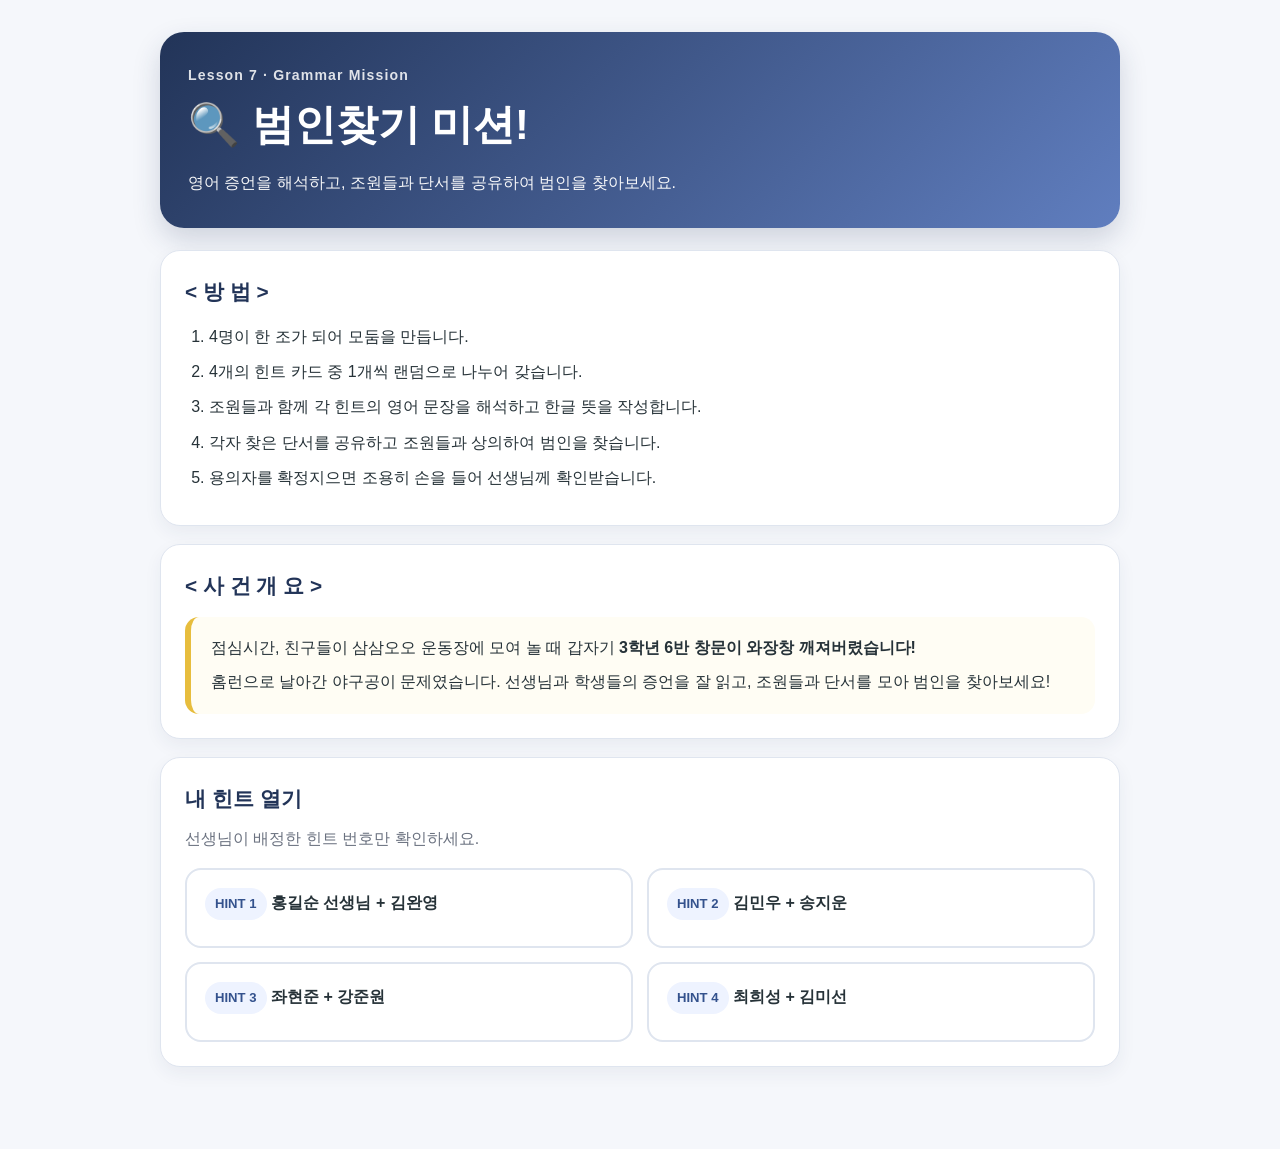
<file: index.html>
<!DOCTYPE html>
<html lang="ko">
<head>
  <meta charset="UTF-8" />
  <meta name="viewport" content="width=device-width, initial-scale=1.0" />
  <title>범인찾기 미션</title>
  <link rel="stylesheet" href="style.css" />
</head>
<body>
  <main class="container">

    <section class="hero">
      <p class="eyebrow">Lesson 7 · Grammar Mission</p>
      <h1>🔍 범인찾기 미션!</h1>
      <p class="hero-text">
        영어 증언을 해석하고, 조원들과 단서를 공유하여 범인을 찾아보세요.
      </p>
    </section>

    <section class="card">
      <h2>&lt; 방 법 &gt;</h2>
      <ol class="steps">
        <li>4명이 한 조가 되어 모둠을 만듭니다.</li>
        <li>4개의 힌트 카드 중 1개씩 랜덤으로 나누어 갖습니다.</li>
        <li>조원들과 함께 각 힌트의 영어 문장을 해석하고 한글 뜻을 작성합니다.</li>
        <li>각자 찾은 단서를 공유하고 조원들과 상의하여 범인을 찾습니다.</li>
        <li>용의자를 확정지으면 조용히 손을 들어 선생님께 확인받습니다.</li>
      </ol>
    </section>

    <section class="card">
      <h2>&lt; 사 건 개 요 &gt;</h2>
      <div class="case-box">
        <p>
          점심시간, 친구들이 삼삼오오 운동장에 모여 놀 때 갑자기
          <strong>3학년 6반 창문이 와장창 깨져버렸습니다!</strong>
        </p>
        <p>
          홈런으로 날아간 야구공이 문제였습니다.
          선생님과 학생들의 증언을 잘 읽고, 조원들과 단서를 모아 범인을 찾아보세요!
        </p>
      </div>
    </section>

    <section class="card">
      <h2>내 힌트 열기</h2>
      <p class="subtext">선생님이 배정한 힌트 번호만 확인하세요.</p>

      <div class="hint-grid">
        <a class="hint-card" href="hint1.html">
          <span class="hint-number">HINT 1</span>
          <strong>홍길순 선생님 + 김완영</strong>
        </a>

        <a class="hint-card" href="hint2.html">
          <span class="hint-number">HINT 2</span>
          <strong>김민우 + 송지운</strong>
        </a>

        <a class="hint-card" href="hint3.html">
          <span class="hint-number">HINT 3</span>
          <strong>좌현준 + 강준원</strong>
        </a>

        <a class="hint-card" href="hint4.html">
          <span class="hint-number">HINT 4</span>
          <strong>최희성 + 김미선</strong>
        </a>
      </div>
    </section>

  </main>
</body>
</html>
</file>
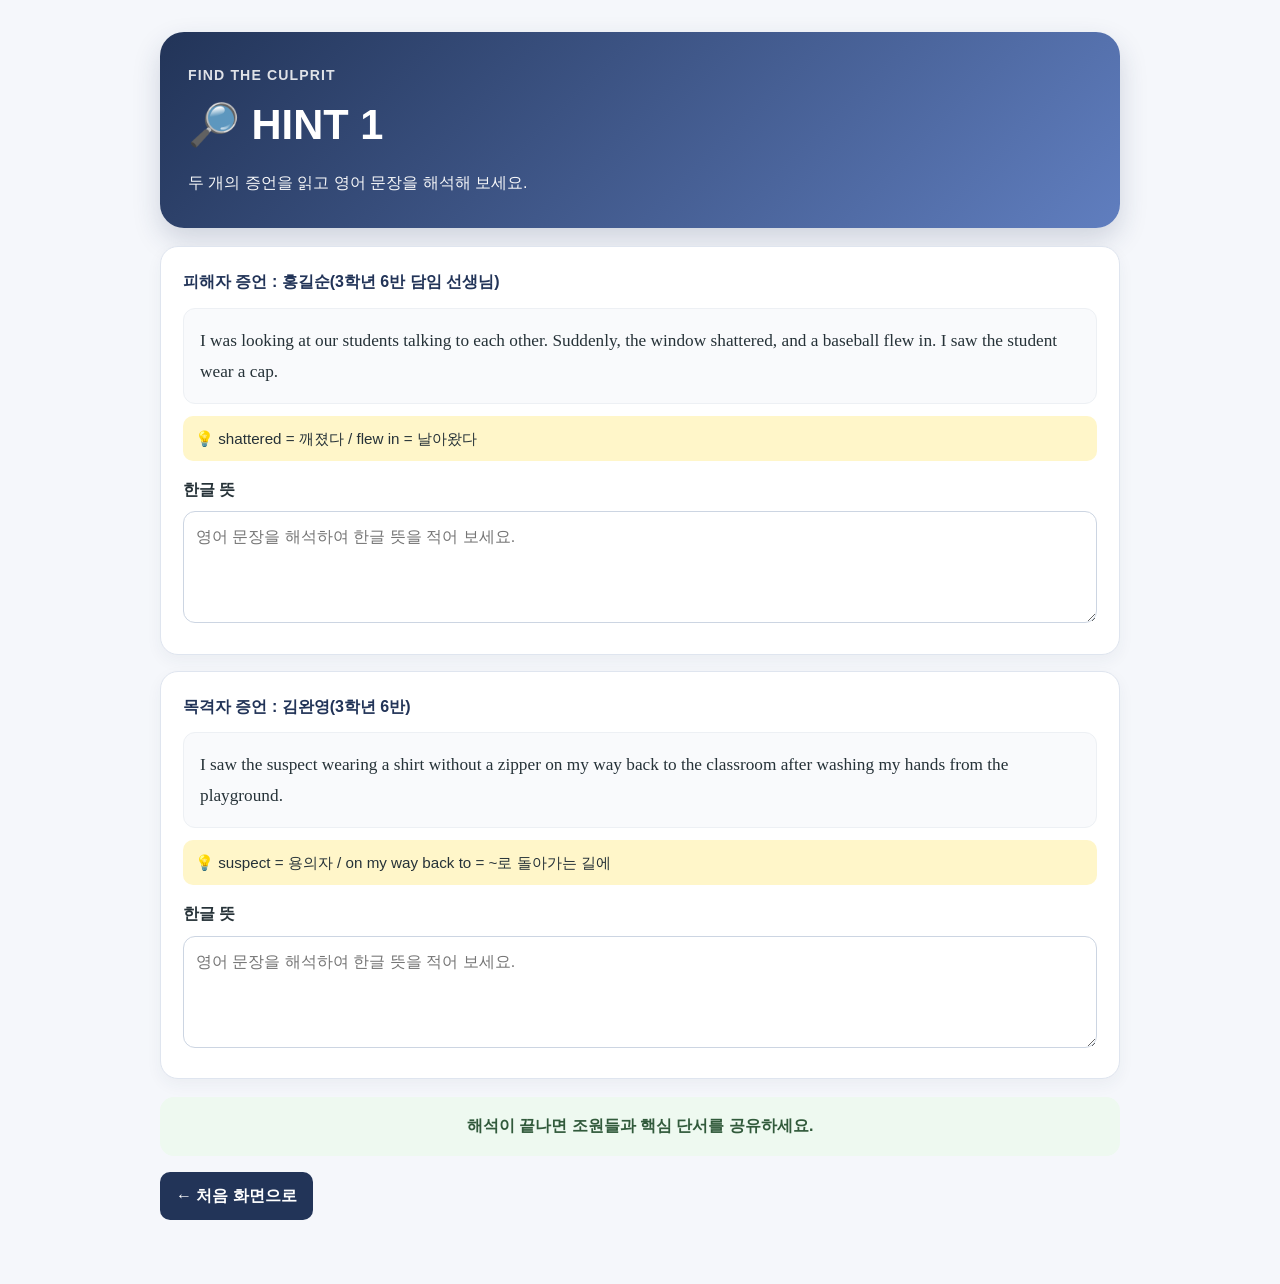
<file: hint1.html>
<!DOCTYPE html>
<html lang="ko">
<head>
  <meta charset="UTF-8" />
  <meta name="viewport" content="width=device-width, initial-scale=1.0" />
  <title>힌트 1 | 범인찾기 미션</title>
  <link rel="stylesheet" href="style.css" />
</head>
<body class="hint-page">
  <main class="container">

    <section class="hero">
      <p class="eyebrow">FIND THE CULPRIT</p>
      <h1>🔎 HINT 1</h1>
      <p class="hero-text">
        두 개의 증언을 읽고 영어 문장을 해석해 보세요.
      </p>
    </section>

    
    <section class="testimony">
      <div class="witness">피해자 증언 : 홍길순(3학년 6반 담임 선생님)</div>
      <div class="english">I was looking at our students talking to each other. Suddenly, the window shattered, and a baseball flew in. I saw the student wear a cap.</div>
      <div class="vocab">💡 shattered = 깨졌다 / flew in = 날아왔다</div>
      <label class="answer-label" for="answer1">한글 뜻</label>
      <textarea
        id="answer1"
        data-save="hint1-answer1"
        placeholder="영어 문장을 해석하여 한글 뜻을 적어 보세요."
      ></textarea>
    </section>

    <section class="testimony">
      <div class="witness">목격자 증언 : 김완영(3학년 6반)</div>
      <div class="english">I saw the suspect wearing a shirt without a zipper on my way back to the classroom after washing my hands from the playground.</div>
      <div class="vocab">💡 suspect = 용의자 / on my way back to = ~로 돌아가는 길에</div>
      <label class="answer-label" for="answer2">한글 뜻</label>
      <textarea
        id="answer2"
        data-save="hint1-answer2"
        placeholder="영어 문장을 해석하여 한글 뜻을 적어 보세요."
      ></textarea>
    </section>


    <div class="finish">
      해석이 끝나면 조원들과 핵심 단서를 공유하세요.
    </div>

    <a class="back-link" href="index.html">← 처음 화면으로</a>

  </main>

  <script src="script.js"></script>
</body>
</html>
</file>
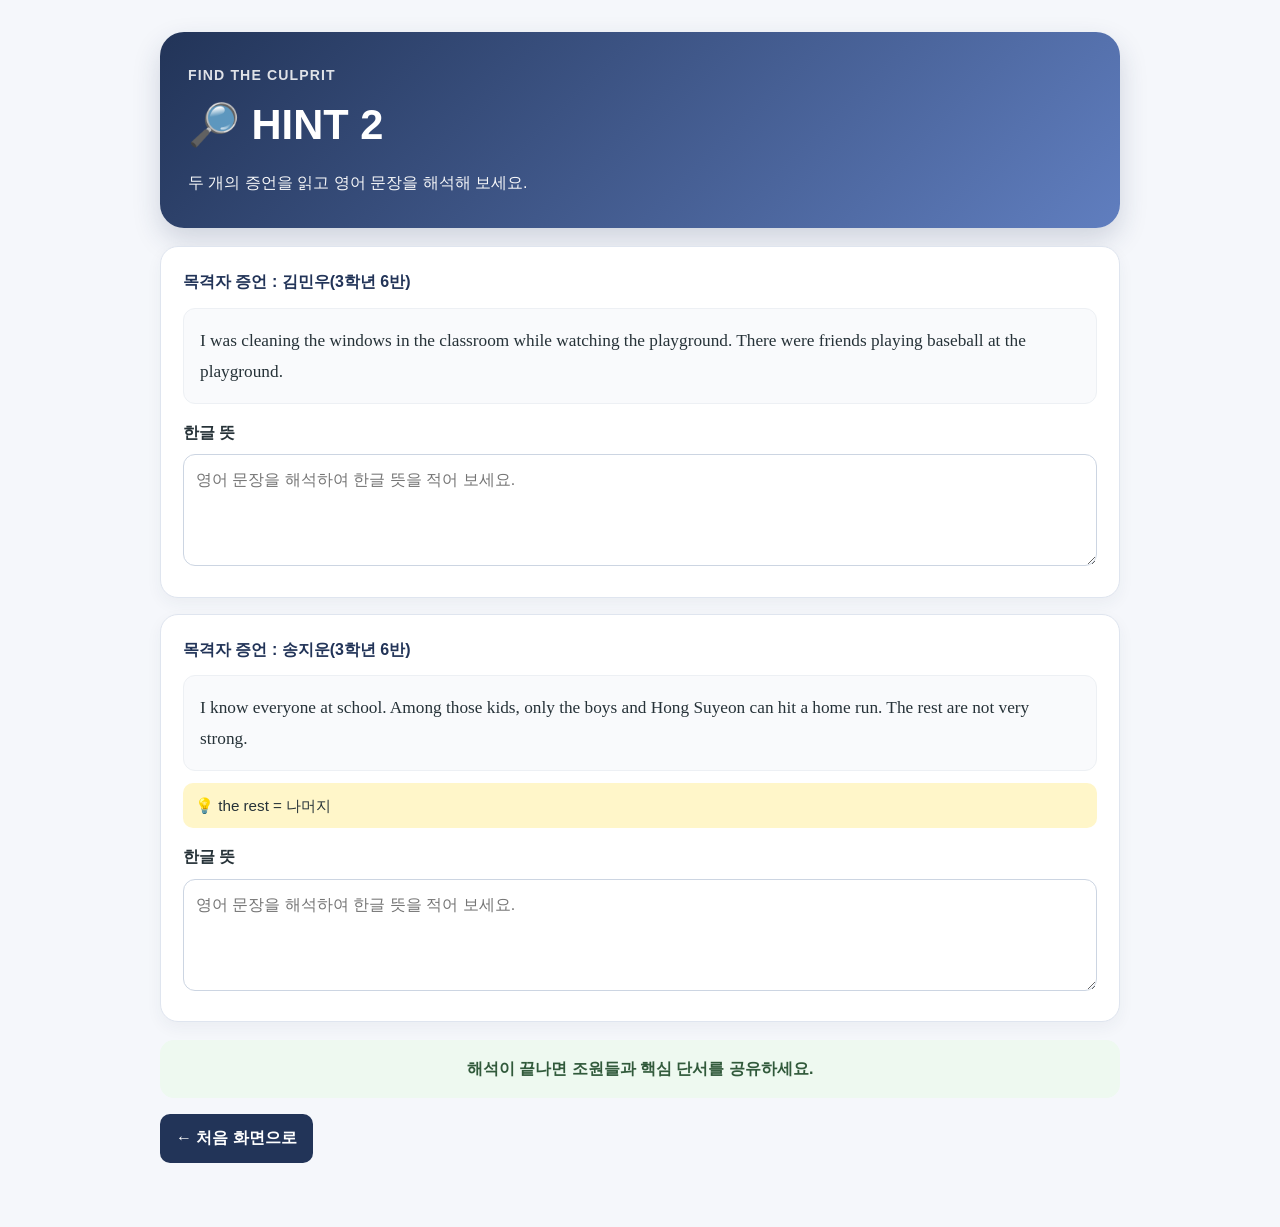
<file: hint2.html>
<!DOCTYPE html>
<html lang="ko">
<head>
  <meta charset="UTF-8" />
  <meta name="viewport" content="width=device-width, initial-scale=1.0" />
  <title>힌트 2 | 범인찾기 미션</title>
  <link rel="stylesheet" href="style.css" />
</head>
<body class="hint-page">
  <main class="container">

    <section class="hero">
      <p class="eyebrow">FIND THE CULPRIT</p>
      <h1>🔎 HINT 2</h1>
      <p class="hero-text">
        두 개의 증언을 읽고 영어 문장을 해석해 보세요.
      </p>
    </section>

    
    <section class="testimony">
      <div class="witness">목격자 증언 : 김민우(3학년 6반)</div>
      <div class="english">I was cleaning the windows in the classroom while watching the playground. There were friends playing baseball at the playground.</div>
      
      <label class="answer-label" for="answer1">한글 뜻</label>
      <textarea
        id="answer1"
        data-save="hint2-answer1"
        placeholder="영어 문장을 해석하여 한글 뜻을 적어 보세요."
      ></textarea>
    </section>

    <section class="testimony">
      <div class="witness">목격자 증언 : 송지운(3학년 6반)</div>
      <div class="english">I know everyone at school. Among those kids, only the boys and Hong Suyeon can hit a home run. The rest are not very strong.</div>
      <div class="vocab">💡 the rest = 나머지</div>
      <label class="answer-label" for="answer2">한글 뜻</label>
      <textarea
        id="answer2"
        data-save="hint2-answer2"
        placeholder="영어 문장을 해석하여 한글 뜻을 적어 보세요."
      ></textarea>
    </section>


    <div class="finish">
      해석이 끝나면 조원들과 핵심 단서를 공유하세요.
    </div>

    <a class="back-link" href="index.html">← 처음 화면으로</a>

  </main>

  <script src="script.js"></script>
</body>
</html>
</file>
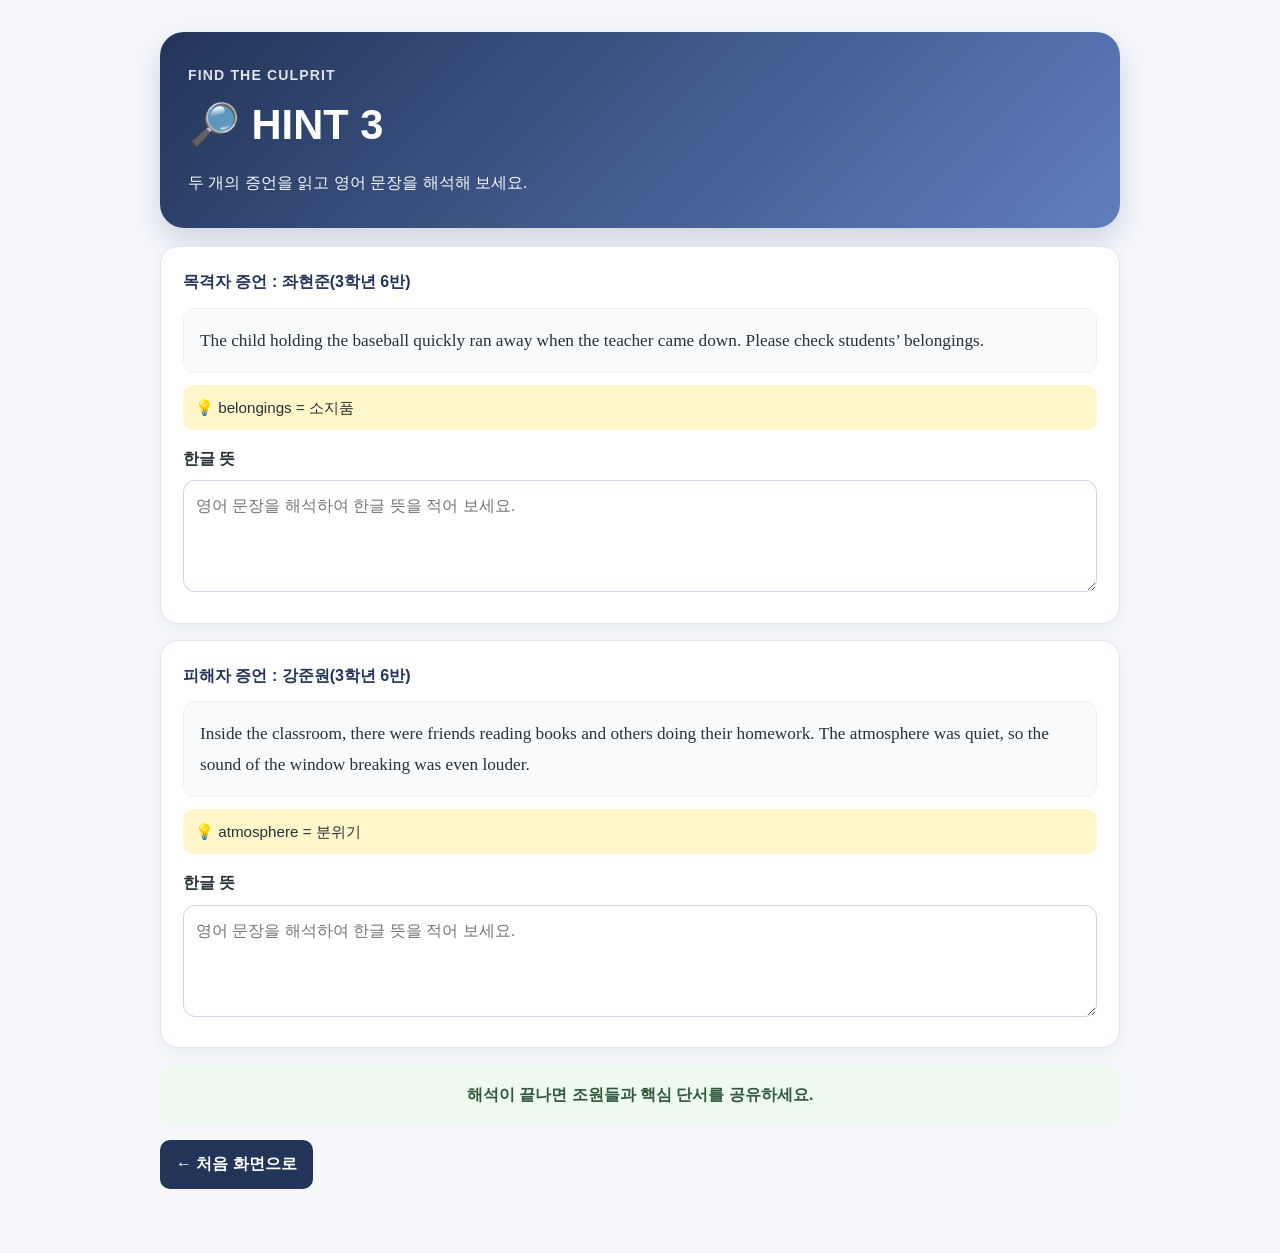
<file: hint3.html>
<!DOCTYPE html>
<html lang="ko">
<head>
  <meta charset="UTF-8" />
  <meta name="viewport" content="width=device-width, initial-scale=1.0" />
  <title>힌트 3 | 범인찾기 미션</title>
  <link rel="stylesheet" href="style.css" />
</head>
<body class="hint-page">
  <main class="container">

    <section class="hero">
      <p class="eyebrow">FIND THE CULPRIT</p>
      <h1>🔎 HINT 3</h1>
      <p class="hero-text">
        두 개의 증언을 읽고 영어 문장을 해석해 보세요.
      </p>
    </section>

    
    <section class="testimony">
      <div class="witness">목격자 증언 : 좌현준(3학년 6반)</div>
      <div class="english">The child holding the baseball quickly ran away when the teacher came down. Please check students’ belongings.</div>
      <div class="vocab">💡 belongings = 소지품</div>
      <label class="answer-label" for="answer1">한글 뜻</label>
      <textarea
        id="answer1"
        data-save="hint3-answer1"
        placeholder="영어 문장을 해석하여 한글 뜻을 적어 보세요."
      ></textarea>
    </section>

    <section class="testimony">
      <div class="witness">피해자 증언 : 강준원(3학년 6반)</div>
      <div class="english">Inside the classroom, there were friends reading books and others doing their homework. The atmosphere was quiet, so the sound of the window breaking was even louder.</div>
      <div class="vocab">💡 atmosphere = 분위기</div>
      <label class="answer-label" for="answer2">한글 뜻</label>
      <textarea
        id="answer2"
        data-save="hint3-answer2"
        placeholder="영어 문장을 해석하여 한글 뜻을 적어 보세요."
      ></textarea>
    </section>


    <div class="finish">
      해석이 끝나면 조원들과 핵심 단서를 공유하세요.
    </div>

    <a class="back-link" href="index.html">← 처음 화면으로</a>

  </main>

  <script src="script.js"></script>
</body>
</html>
</file>
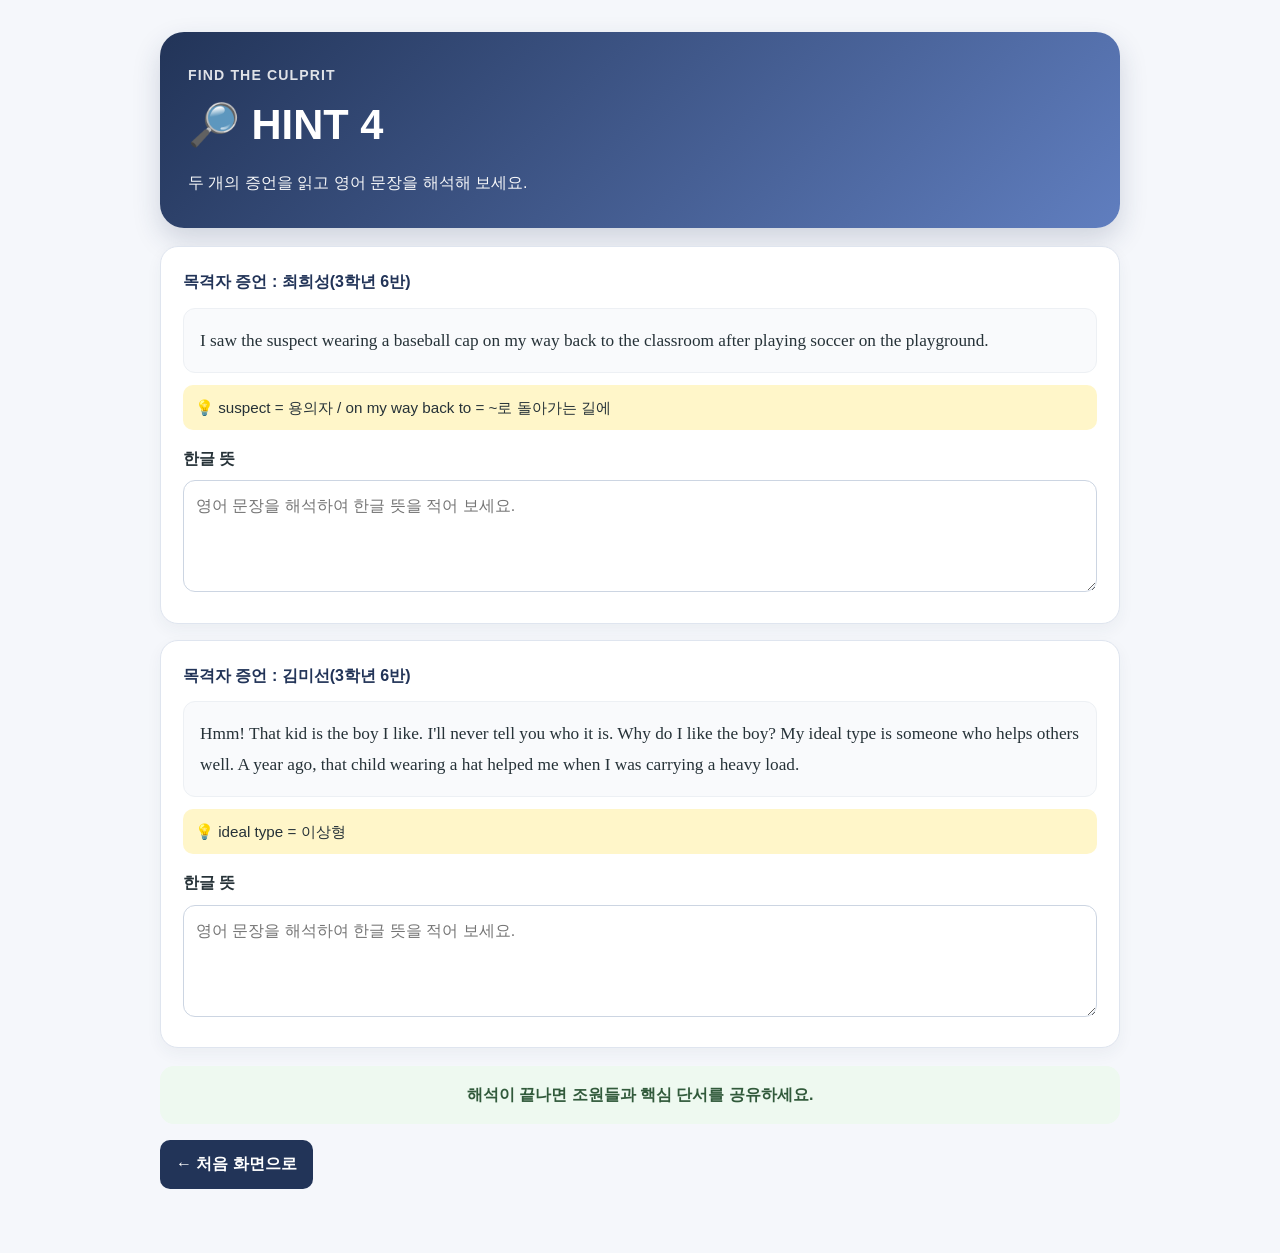
<file: hint4.html>
<!DOCTYPE html>
<html lang="ko">
<head>
  <meta charset="UTF-8" />
  <meta name="viewport" content="width=device-width, initial-scale=1.0" />
  <title>힌트 4 | 범인찾기 미션</title>
  <link rel="stylesheet" href="style.css" />
</head>
<body class="hint-page">
  <main class="container">

    <section class="hero">
      <p class="eyebrow">FIND THE CULPRIT</p>
      <h1>🔎 HINT 4</h1>
      <p class="hero-text">
        두 개의 증언을 읽고 영어 문장을 해석해 보세요.
      </p>
    </section>

    
    <section class="testimony">
      <div class="witness">목격자 증언 : 최희성(3학년 6반)</div>
      <div class="english">I saw the suspect wearing a baseball cap on my way back to the classroom after playing soccer on the playground.</div>
      <div class="vocab">💡 suspect = 용의자 / on my way back to = ~로 돌아가는 길에</div>
      <label class="answer-label" for="answer1">한글 뜻</label>
      <textarea
        id="answer1"
        data-save="hint4-answer1"
        placeholder="영어 문장을 해석하여 한글 뜻을 적어 보세요."
      ></textarea>
    </section>

    <section class="testimony">
      <div class="witness">목격자 증언 : 김미선(3학년 6반)</div>
      <div class="english">Hmm! That kid is the boy I like. I'll never tell you who it is. Why do I like the boy? My ideal type is someone who helps others well. A year ago, that child wearing a hat helped me when I was carrying a heavy load.</div>
      <div class="vocab">💡 ideal type = 이상형</div>
      <label class="answer-label" for="answer2">한글 뜻</label>
      <textarea
        id="answer2"
        data-save="hint4-answer2"
        placeholder="영어 문장을 해석하여 한글 뜻을 적어 보세요."
      ></textarea>
    </section>


    <div class="finish">
      해석이 끝나면 조원들과 핵심 단서를 공유하세요.
    </div>

    <a class="back-link" href="index.html">← 처음 화면으로</a>

  </main>

  <script src="script.js"></script>
</body>
</html>
</file>
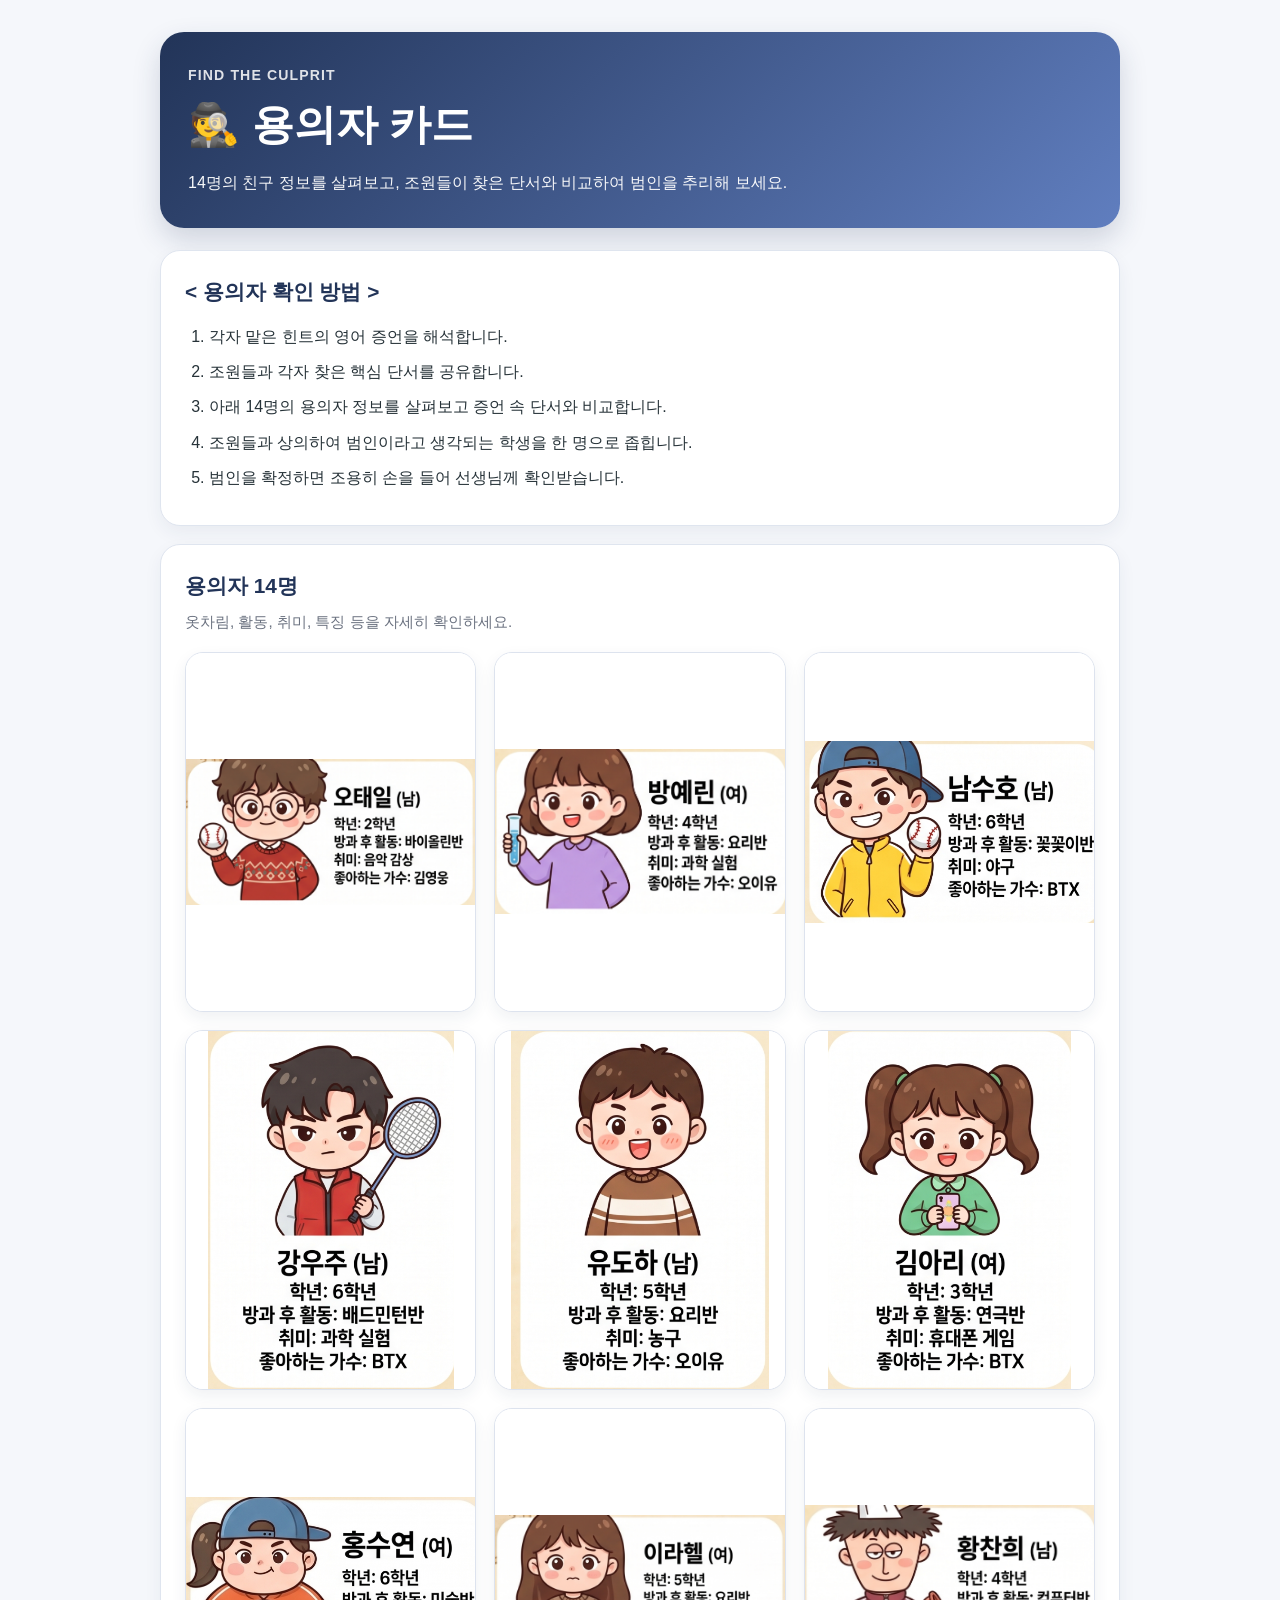
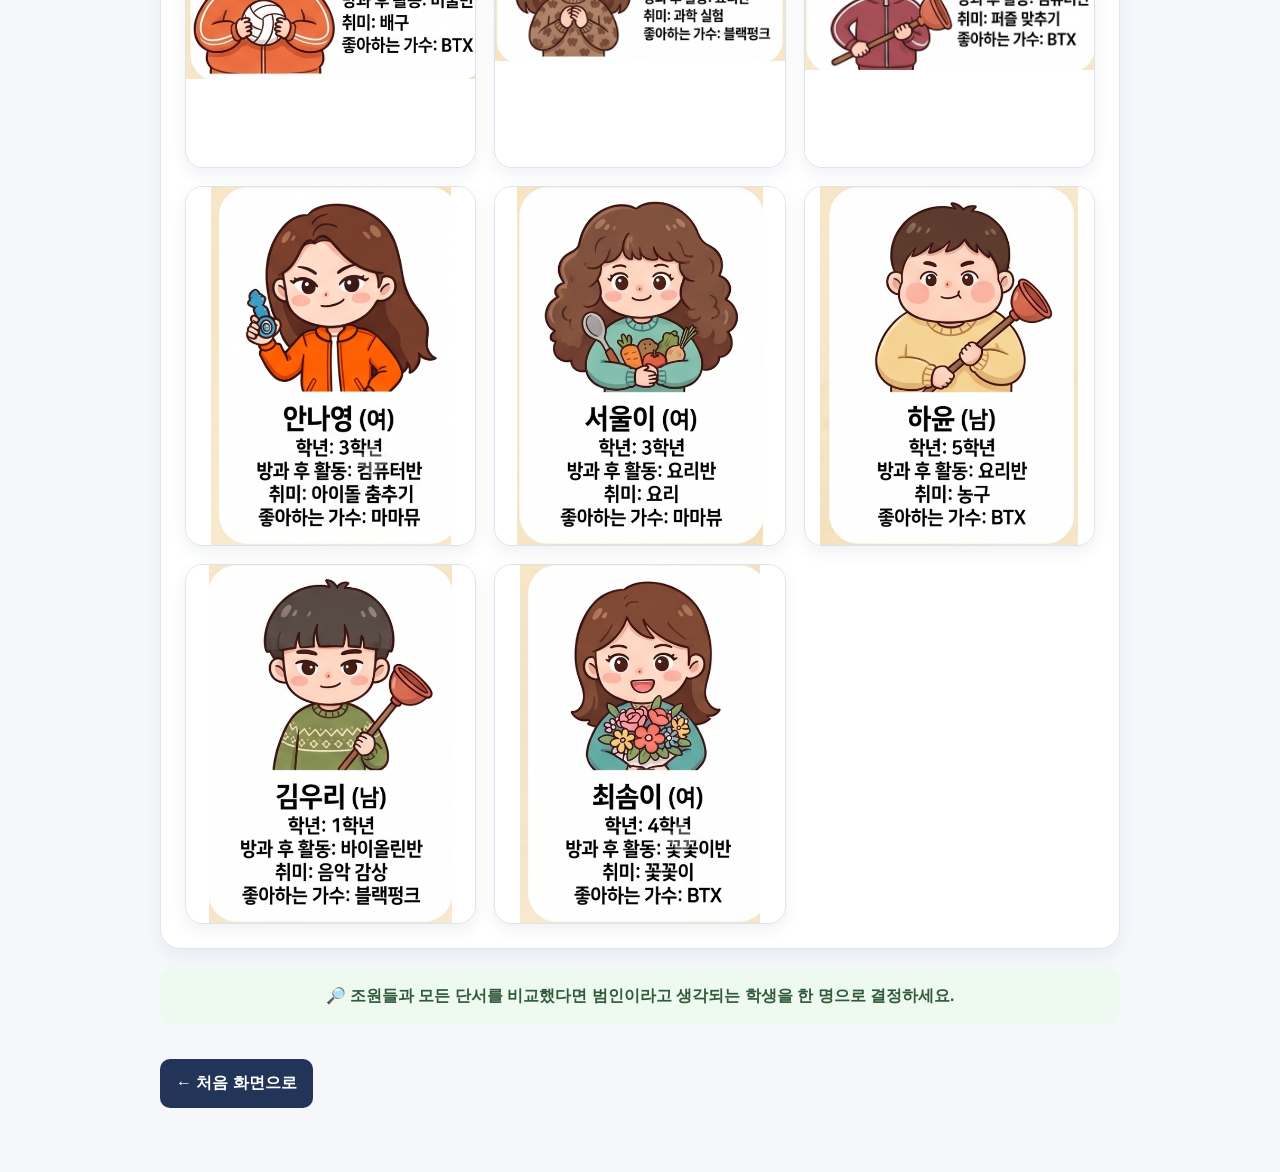
<file: suspects.html>
<!DOCTYPE html>
<html lang="ko">
<head>
  <meta charset="UTF-8" />
  <meta name="viewport" content="width=device-width, initial-scale=1.0" />

  <title>용의자 카드 | 범인찾기 미션</title>

  <!-- 기존 공통 스타일 -->
  <link rel="stylesheet" href="style.css" />

  <!-- 용의자 카드 전용 스타일 -->
  <link rel="stylesheet" href="suspects-extra.css" />
</head>

<body>
  <main class="container">

    <!-- 상단 제목 -->
    <section class="hero">
      <p class="eyebrow">FIND THE CULPRIT</p>

      <h1>🕵️ 용의자 카드</h1>

      <p class="hero-text">
        14명의 친구 정보를 살펴보고,
        조원들이 찾은 단서와 비교하여 범인을 추리해 보세요.
      </p>
    </section>


    <!-- 활동 방법 -->
    <section class="card">
      <h2>&lt; 용의자 확인 방법 &gt;</h2>

      <ol class="steps">
        <li>각자 맡은 힌트의 영어 증언을 해석합니다.</li>

        <li>조원들과 각자 찾은 핵심 단서를 공유합니다.</li>

        <li>
          아래 14명의 용의자 정보를 살펴보고
          증언 속 단서와 비교합니다.
        </li>

        <li>
          조원들과 상의하여 범인이라고 생각되는 학생을 한 명으로 좁힙니다.
        </li>

        <li>
          범인을 확정하면 조용히 손을 들어 선생님께 확인받습니다.
        </li>
      </ol>
    </section>


    <!-- 용의자 카드 -->
    <section class="card">

      <div class="suspect-title-area">
        <h2>용의자 14명</h2>

        <p class="suspect-guide">
          옷차림, 활동, 취미, 특징 등을 자세히 확인하세요.
        </p>
      </div>


      <div class="suspect-grid">

        <!-- 1. 오태일 -->
        <figure class="suspect-card">
          <img
            src="assets/suspects/oh-taeil.png"
            alt="오태일 용의자 카드"
          />
        </figure>


        <!-- 2. 방예린 -->
        <figure class="suspect-card">
          <img
            src="assets/suspects/bang-yerin.png"
            alt="방예린 용의자 카드"
          />
        </figure>


        <!-- 3. 남수호 -->
        <figure class="suspect-card">
          <img
            src="assets/suspects/nam-suho.png"
            alt="남수호 용의자 카드"
          />
        </figure>


        <!-- 4. 강우주 -->
        <figure class="suspect-card">
          <img
            src="assets/suspects/kang-wooju.png"
            alt="강우주 용의자 카드"
          />
        </figure>


        <!-- 5. 유도하 -->
        <figure class="suspect-card">
          <img
            src="assets/suspects/yoo-doha.png"
            alt="유도하 용의자 카드"
          />
        </figure>


        <!-- 6. 김아리 -->
        <figure class="suspect-card">
          <img
            src="assets/suspects/kim-ari.png"
            alt="김아리 용의자 카드"
          />
        </figure>


        <!-- 7. 홍수연 -->
        <figure class="suspect-card">
          <img
            src="assets/suspects/hong-suyeon.png"
            alt="홍수연 용의자 카드"
          />
        </figure>


        <!-- 8. 이라헬 -->
        <figure class="suspect-card">
          <img
            src="assets/suspects/lee-rahel.png"
            alt="이라헬 용의자 카드"
          />
        </figure>


        <!-- 9. 황찬희 -->
        <figure class="suspect-card">
          <img
            src="assets/suspects/hwang-chanhee.png"
            alt="황찬희 용의자 카드"
          />
        </figure>


        <!-- 10. 안나영 -->
        <figure class="suspect-card">
          <img
            src="assets/suspects/anna-young.png"
            alt="안나영 용의자 카드"
          />
        </figure>


        <!-- 11. 서윤이 -->
        <figure class="suspect-card">
          <img
            src="assets/suspects/seo-yooni.png"
            alt="서윤이 용의자 카드"
          />
        </figure>


        <!-- 12. 하윤 -->
        <figure class="suspect-card">
          <img
            src="assets/suspects/hayoon.png"
            alt="하윤 용의자 카드"
          />
        </figure>


        <!-- 13. 김우리 -->
        <figure class="suspect-card">
          <img
            src="assets/suspects/kim-woori.png"
            alt="김우리 용의자 카드"
          />
        </figure>


        <!-- 14. 최솜이 -->
        <figure class="suspect-card">
          <img
            src="assets/suspects/choi-somi.png"
            alt="최솜이 용의자 카드"
          />
        </figure>

      </div>

    </section>


    <!-- 활동 마무리 안내 -->
    <div class="finish">
      🔎 조원들과 모든 단서를 비교했다면
      범인이라고 생각되는 학생을 한 명으로 결정하세요.
    </div>


    <!-- 처음 화면 이동 -->
    <div class="bottom-navigation">
      <a class="back-link" href="index.html">
        ← 처음 화면으로
      </a>
    </div>

  </main>
</body>
</html>
</file>
<file: style.css>
* {
  box-sizing: border-box;
}

:root {
  --navy: #223458;
  --blue: #607ebf;
  --soft-blue: #eef3ff;
  --paper: #ffffff;
  --bg: #f5f7fb;
  --line: #dfe5ef;
  --text: #263238;
  --muted: #6b7280;
  --yellow: #fff6c9;
  --green: #eef9f0;
}

body {
  margin: 0;
  background: var(--bg);
  color: var(--text);
  font-family: "Noto Sans KR", "Malgun Gothic", Arial, sans-serif;
  line-height: 1.65;
}

.container {
  width: min(960px, calc(100% - 32px));
  margin: 0 auto;
  padding: 32px 0 64px;
}

.hero {
  background: linear-gradient(135deg, var(--navy), var(--blue));
  color: white;
  border-radius: 24px;
  padding: 32px 28px;
  box-shadow: 0 12px 28px rgba(34, 52, 88, .18);
  margin-bottom: 22px;
}

.eyebrow {
  margin: 0 0 4px;
  font-size: .88rem;
  font-weight: 800;
  letter-spacing: .08em;
  opacity: .85;
}

.hero h1 {
  margin: 0 0 10px;
  font-size: clamp(1.8rem, 5vw, 2.6rem);
}

.hero-text {
  margin: 0;
  font-size: 1rem;
  opacity: .96;
}

.card {
  background: var(--paper);
  border: 1px solid var(--line);
  border-radius: 20px;
  padding: 24px;
  margin-bottom: 18px;
  box-shadow: 0 7px 18px rgba(34, 52, 88, .06);
}

.card h2 {
  margin: 0 0 14px;
  color: var(--navy);
  font-size: 1.3rem;
}

.steps {
  margin: 0;
  padding-left: 24px;
}

.steps li {
  margin: 9px 0;
}

.case-box {
  background: #fffdf4;
  border-left: 6px solid #e7bd3d;
  padding: 18px 20px;
  border-radius: 14px;
}

.case-box p {
  margin: 0 0 8px;
}

.case-box p:last-child {
  margin-bottom: 0;
}

.subtext {
  margin-top: -4px;
  color: var(--muted);
}

.hint-grid {
  display: grid;
  grid-template-columns: repeat(2, minmax(0, 1fr));
  gap: 14px;
}

.hint-card {
  text-decoration: none;
  color: var(--text);
  background: #fff;
  border: 2px solid var(--line);
  border-radius: 16px;
  padding: 18px;
  transition: .18s ease;
}

.hint-card:hover {
  transform: translateY(-2px);
  border-color: #93a8d7;
  box-shadow: 0 10px 20px rgba(34, 52, 88, .08);
}

.hint-number {
  display: inline-block;
  margin-bottom: 8px;
  padding: 5px 10px;
  border-radius: 999px;
  background: var(--soft-blue);
  color: #34528d;
  font-size: .82rem;
  font-weight: 800;
}

.hint-page .hero {
  margin-bottom: 18px;
}

.testimony {
  background: #fff;
  border: 1px solid var(--line);
  border-radius: 18px;
  padding: 22px;
  margin-bottom: 16px;
  box-shadow: 0 6px 16px rgba(34, 52, 88, .05);
}

.witness {
  margin-bottom: 12px;
  font-weight: 800;
  color: var(--navy);
}

.english {
  background: #f9fafc;
  border: 1px solid #edf0f4;
  border-radius: 12px;
  padding: 16px;
  font-family: Georgia, "Times New Roman", serif;
  font-size: 1.08rem;
  line-height: 1.8;
}

.vocab {
  margin-top: 12px;
  background: var(--yellow);
  padding: 10px 12px;
  border-radius: 10px;
  font-size: .95rem;
}

.answer-label {
  display: block;
  margin-top: 16px;
  font-weight: 800;
}

textarea {
  width: 100%;
  min-height: 112px;
  margin-top: 8px;
  padding: 12px;
  border: 1px solid #ccd5e2;
  border-radius: 12px;
  resize: vertical;
  font: inherit;
  background: #fff;
}

.finish {
  margin-top: 18px;
  padding: 16px;
  background: var(--green);
  border-radius: 14px;
  text-align: center;
  font-weight: 800;
  color: #315a3b;
}

.back-link {
  display: inline-block;
  margin-top: 16px;
  text-decoration: none;
  color: #fff;
  background: var(--navy);
  padding: 11px 16px;
  border-radius: 10px;
  font-weight: 800;
}

@media (max-width: 680px) {
  .container {
    width: min(100% - 20px, 960px);
    padding-top: 16px;
  }

  .hero,
  .card,
  .testimony {
    border-radius: 16px;
  }
  .suspect-grid {
  display: grid;
  grid-template-columns: repeat(3, minmax(0, 1fr));
  gap: 18px;
  margin-top: 16px;
}

.suspect-card {
  margin: 0;
  background: #fff;
  border: 1px solid var(--line);
  border-radius: 18px;
  overflow: hidden;
  box-shadow: 0 6px 16px rgba(34,52,88,.06);
}

.suspect-card img {
  display: block;
  width: 100%;
  height: auto;
}

.suspect-card figcaption {
  padding: 10px 12px;
  text-align: center;
  font-weight: 800;
  color: var(--navy);
  background: #f9fafc;
}

  .hint-grid {
    grid-template-columns: 1fr;
  }
}
</file>
<file: suspects-extra.css>
/* =====================================================
   용의자 카드 페이지 전용 스타일
   suspects-extra.css
===================================================== */


/* 제목 아래 안내 영역 */

.suspect-title-area {
  margin-bottom: 18px;
}

.suspect-title-area h2 {
  margin-bottom: 6px;
}

.suspect-guide {
  margin: 0;
  color: #6b7280;
  font-size: 0.95rem;
}


/* =====================================================
   용의자 전체 GRID
===================================================== */

.suspect-grid {
  display: grid;

  /* PC에서는 3열 */
  grid-template-columns: repeat(3, minmax(0, 1fr));

  gap: 18px;

  align-items: stretch;
}


/* =====================================================
   개별 용의자 카드
===================================================== */

.suspect-card {
  margin: 0;

  width: 100%;

  /*
    모든 카드 높이를 동일하게 설정
  */
  height: 360px;

  background: #ffffff;

  border: 1px solid #dde3ee;

  border-radius: 18px;

  overflow: hidden;

  display: flex;

  align-items: center;

  justify-content: center;

  box-shadow:
    0 6px 16px rgba(34, 52, 88, 0.07);

  transition:
    transform 0.18s ease,
    box-shadow 0.18s ease;
}


/* 마우스를 올렸을 때 */

.suspect-card:hover {
  transform: translateY(-3px);

  box-shadow:
    0 10px 24px rgba(34, 52, 88, 0.13);
}


/* =====================================================
   용의자 이미지
===================================================== */

.suspect-card img {
  display: block;

  width: 100%;

  height: 100%;

  /*
    중요:
    이미지 비율은 유지하고
    카드 안에서 전체 내용이 보이도록 설정
  */
  object-fit: contain;

  object-position: center;

  background: #ffffff;
}


/* =====================================================
   아래 버튼 영역
===================================================== */

.bottom-navigation {
  margin-top: 18px;
}


/* =====================================================
   태블릿
===================================================== */

@media (max-width: 900px) {

  .suspect-grid {
    grid-template-columns: repeat(2, minmax(0, 1fr));
  }

  .suspect-card {
    height: 350px;
  }

}


/* =====================================================
   휴대폰
===================================================== */

@media (max-width: 560px) {

  .suspect-grid {
    grid-template-columns: 1fr;

    gap: 14px;
  }

  .suspect-card {
    height: 420px;
  }

}
</file>
